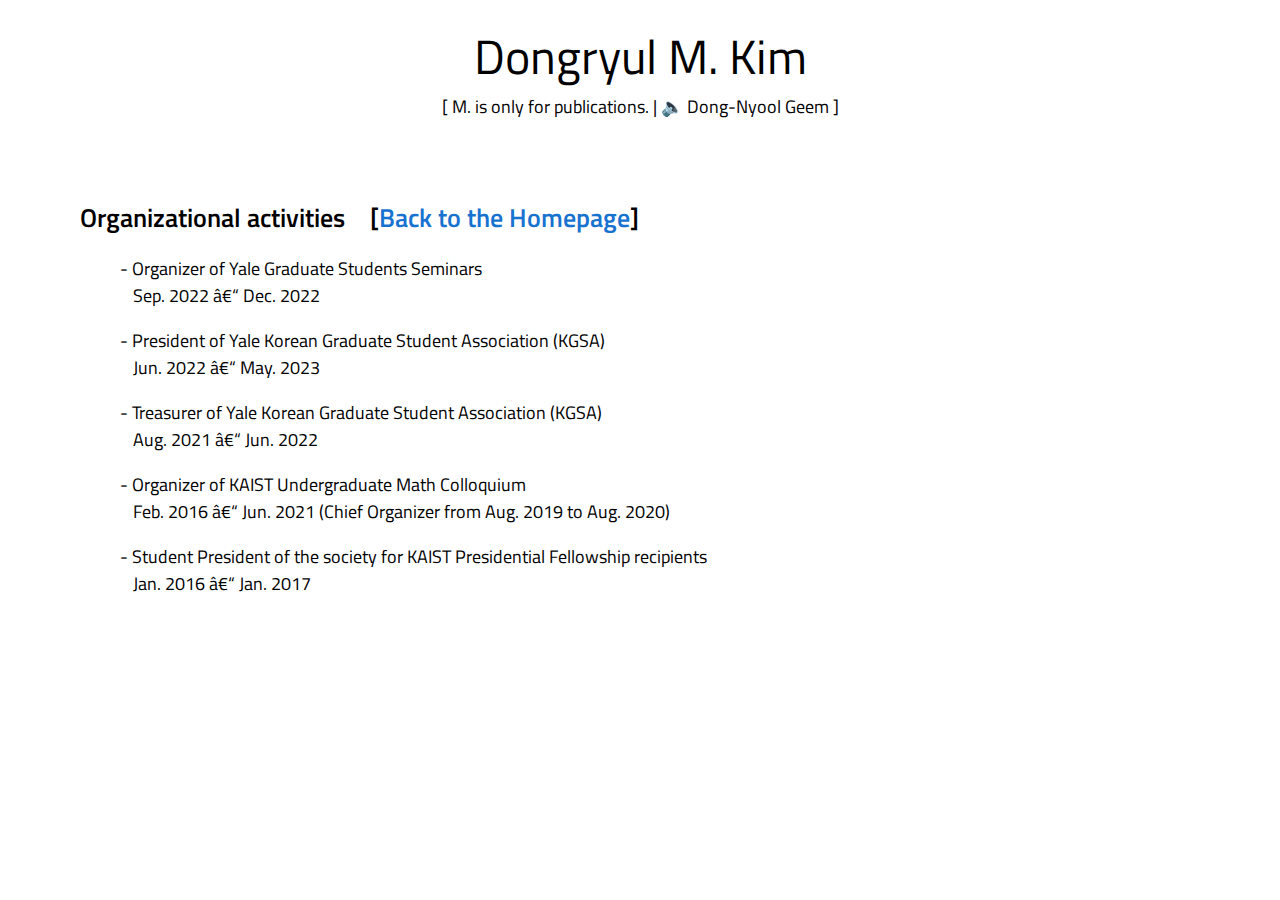
<file: organizational.html>
<!DOCTYPE html>
<html>
<head>
  <meta name="generator" content="HTML Tidy">

  <!--<meta http-equiv="Content-Type" content="text/html; charset=UTF-8">-->

  <title>Dongryul M. Kim</title>

  <link rel="canonical" href="https://dongryulkim.github.io/">


  <meta name="author" content="Dongryul Kim">
  <meta name="viewport" content="width=device-width, initial-scale=1">

  <link href="stylesheet.css" rel="stylesheet" type="text/css"></link>
  <link href="https://fonts.googleapis.com/css?family=Titillium+Web:400,600,400italic,600italic,300,300italic" rel="stylesheet" type="text/css"></link>
  <meta name="HandheldFriendly" content="True">
  <meta name="MobileOptimized" content="320">
</head>
<body>

  <table width="1200" border="0" align="center" cellspacing="0" cellpadding="20">
    <tr>
      <td align="center">
              <font size="7">Dongryul M. Kim</font>
              <br>[ <!--&#x1F1F0;&#x1F1F7; 김동률, -->M. is only for publications. | &#x1F508; Dong-Nyool Geem ]

      </td>
    </tr>
    <tr>
        <td>
          <table width="100%" align="center" border="0" cellspacing="0" cellpadding="20">
            <tr style="vertical-align: top;">
              <td width="67%" valign="top">
                  <p>
                  <sectionheading>Organizational activities &ensp; [<a href="index.html">Back to the Homepage</a>]</sectionheading>
                  
                  <dl>
                    <dd><p>
                      - Organizer of Yale Graduate Students Seminars
                      <br>&ensp; Sep. 2022 – Dec. 2022 
                    </p></dd>
                    <dd><p>
                      - President of Yale Korean Graduate Student Association (KGSA)
                      <br>&ensp; Jun. 2022 – May. 2023
                    </p></dd>
                    <dd><p>
                      - Treasurer of Yale Korean Graduate Student Association (KGSA)
                      <br>&ensp; Aug. 2021 – Jun. 2022
                    </p></dd>
                    <dd><p>
                      - Organizer of KAIST Undergraduate Math Colloquium
                      <br>&ensp; Feb. 2016 – Jun. 2021 (Chief Organizer from Aug. 2019 to Aug. 2020)
                    </p></dd>
                    <dd><p>
                      - Student President of the society for KAIST Presidential Fellowship recipients
                      <br>&ensp; Jan. 2016 – Jan. 2017
                    </p></dd>
                  </dl>
              </p>
                </td>
                <!--
                <td width="100%" style="vertical-align: top;">
                  <img src="images/profile_studio.jpg" width="85%">
                  <br>
                  <br><font size="-0.5" color="#808080">
                    &emsp; When life gives you lemonade,
                  <br>&emsp; Make lemons.
                  <br>&emsp; Life will be all like 'what?!'
                  <br>&emsp;  -- Phil Dunphy @ Modern family</font>
                </td>
              -->
                </tr>
                
          </table>

        </td>
    </tr>
</table>
</body>
</html>
</file>
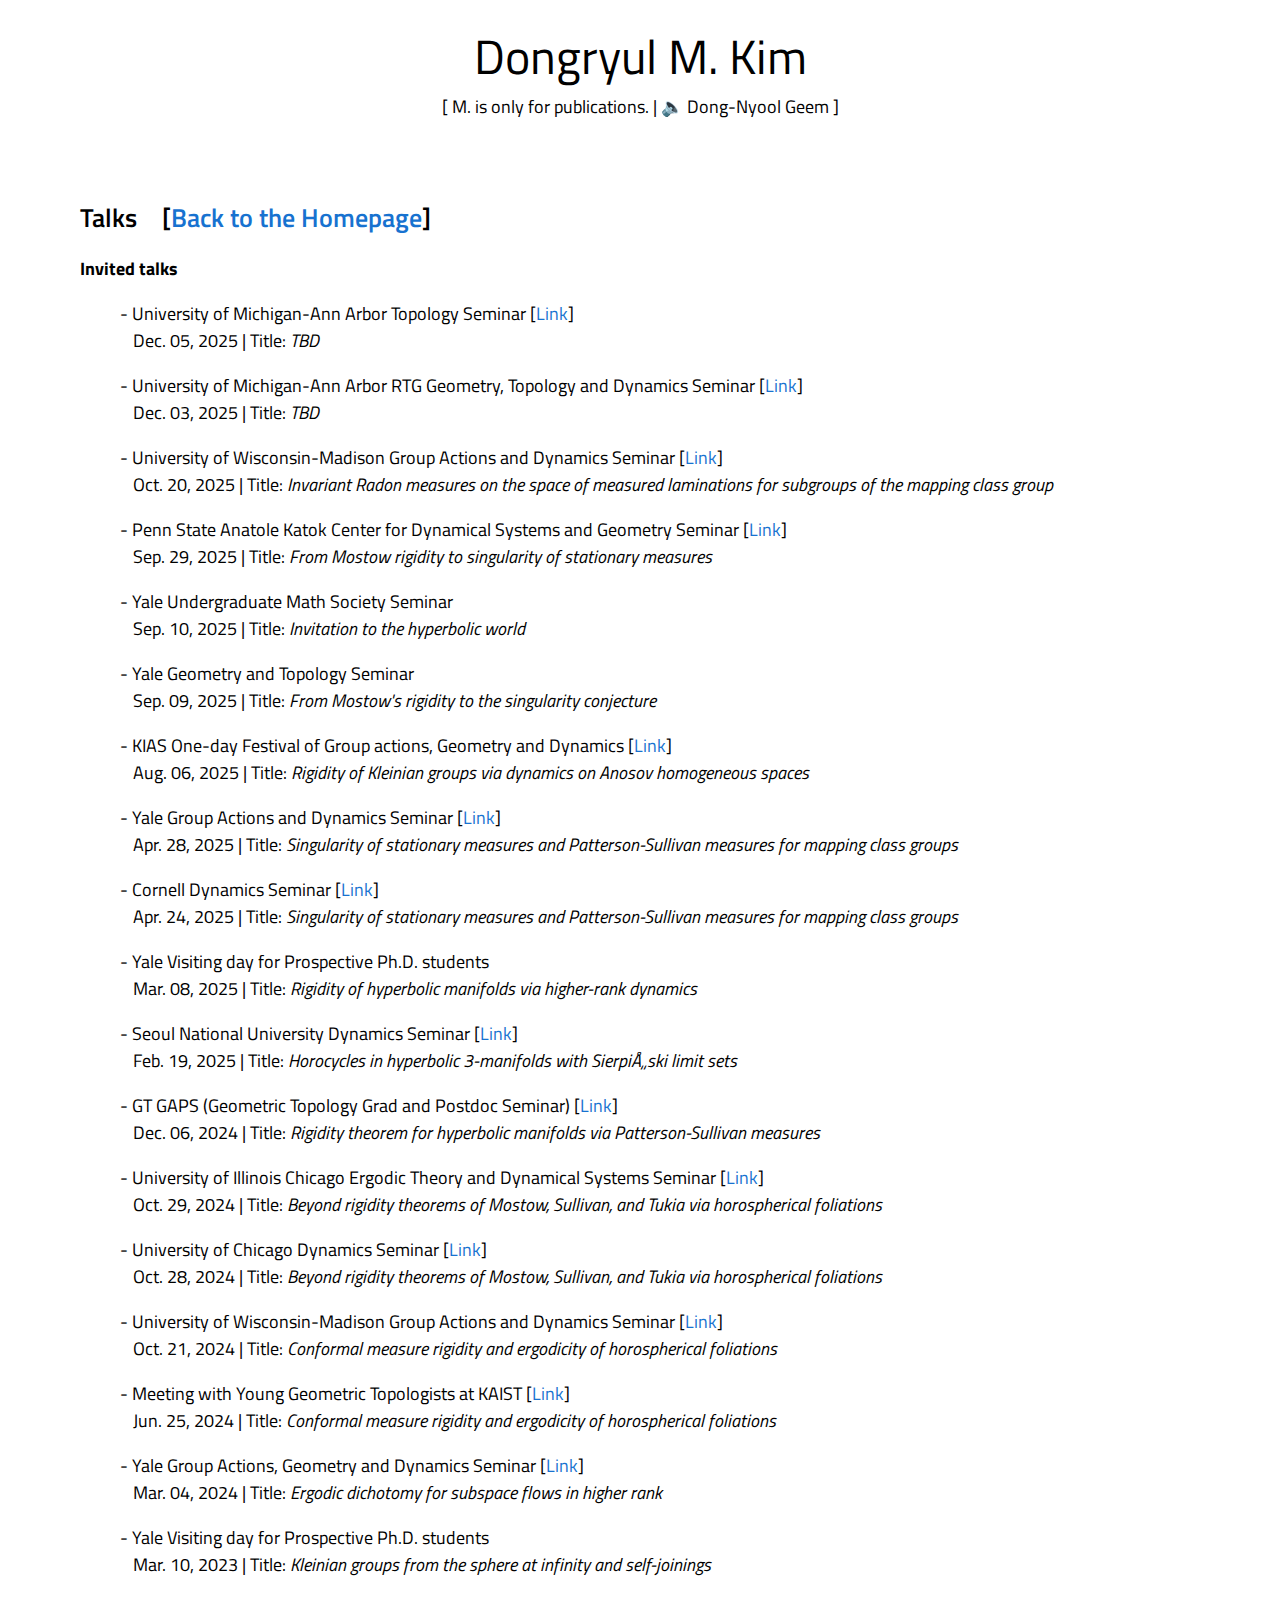
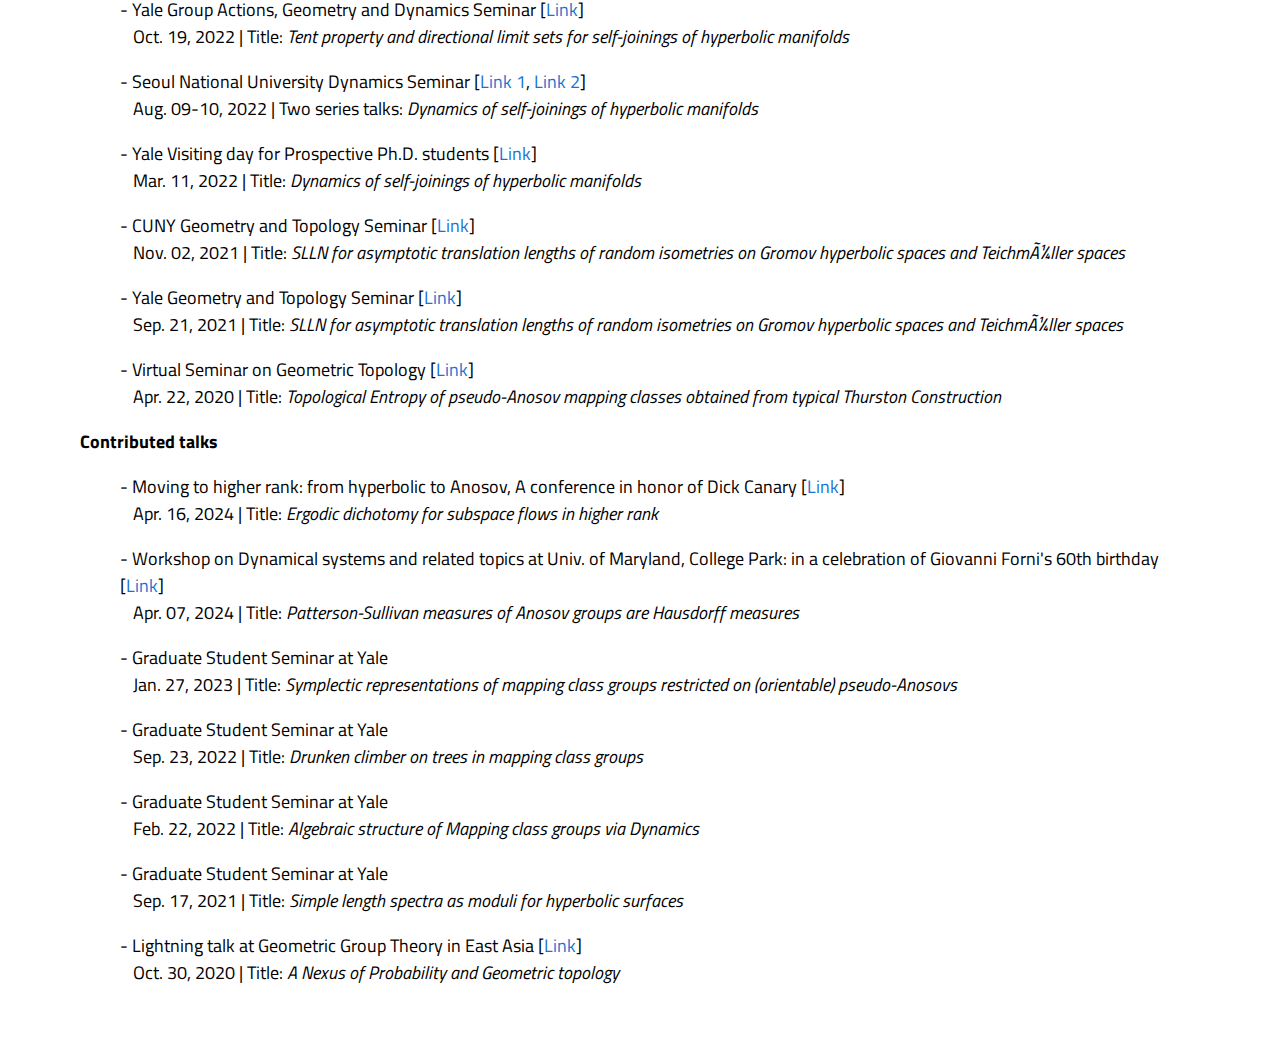
<file: talks.html>
<!DOCTYPE html>
<html>
<head>
  <meta name="generator" content="HTML Tidy">

  <!--<meta http-equiv="Content-Type" content="text/html; charset=UTF-8">-->

  <title>Dongryul M. Kim</title>

  <link rel="canonical" href="https://dongryulkim.github.io/">


  <meta name="author" content="Dongryul Kim">
  <meta name="viewport" content="width=device-width, initial-scale=1">

  <link href="stylesheet.css" rel="stylesheet" type="text/css"></link>
  <link href="https://fonts.googleapis.com/css?family=Titillium+Web:400,600,400italic,600italic,300,300italic" rel="stylesheet" type="text/css"></link>
  <meta name="HandheldFriendly" content="True">
  <meta name="MobileOptimized" content="320">
</head>
<body>

  <table width="1200" border="0" align="center" cellspacing="0" cellpadding="20">
    <tr>
      <td align="center">
              <font size="7">Dongryul M. Kim</font>
              <br>[ <!--&#x1F1F0;&#x1F1F7; 김동률, -->M. is only for publications. | &#x1F508; Dong-Nyool Geem ]

      </td>
    </tr>
    <tr>
        <td>
          <table width="100%" align="center" border="0" cellspacing="0" cellpadding="20">
            <tr style="vertical-align: top;">
              <td width="67%" valign="top">
                  <p>
                  <sectionheading>Talks &ensp; [<a href="index.html">Back to the Homepage</a>]</sectionheading>
                  
                  <dl>
                    <dt><b>Invited talks</b></dt>

                    <dd><p>- University of Michigan-Ann Arbor Topology Seminar [<A HREF="https://lsa.umich.edu/math/news-events/all-events.detail.html/140584-21887375.html" target="_blank">Link</A>]
                      <br>&ensp; Dec. 05, 2025 | Title:  <em>TBD</em>
                      </p>
                    </dd>

                    <dd><p>- University of Michigan-Ann Arbor RTG Geometry, Topology and Dynamics Seminar [<A HREF="https://lsa.umich.edu/math/news-events/all-events.detail.html/140579-21887367.html" target="_blank">Link</A>]
                      <br>&ensp; Dec. 03, 2025 | Title:  <em>TBD</em>
                      </p>
                    </dd>

                    <dd><p>- University of Wisconsin-Madison Group Actions and Dynamics Seminar [<A HREF="https://wiki.math.wisc.edu/index.php/Group_Actions_and_Dynamics_Seminar" target="_blank">Link</A>]
                      <br>&ensp; Oct. 20, 2025 | Title:  <em>Invariant Radon measures on the space of measured laminations for subgroups of the mapping class group</em>
                      </p>
                    </dd>


                    <dd><p>- Penn State Anatole Katok Center for Dynamical Systems and Geometry Seminar [<A HREF="https://math-cal.cloud.science.psu.edu/events/80618" target="_blank">Link</A>]
                      <br>&ensp; Sep. 29, 2025 | Title:  <em>From Mostow rigidity to singularity of stationary measures</em>
                      </p>
                    </dd>




                    <dd><p>- Yale Undergraduate Math Society Seminar 
                      <br>&ensp; Sep. 10, 2025 | Title:  <em>Invitation to the hyperbolic world</em>
                      </p>
                    </dd>


                    <dd><p>- Yale Geometry and Topology Seminar 
                      <br>&ensp; Sep. 09, 2025 | Title: <em>From Mostow's rigidity to the singularity conjecture</em> 
                      </p>
                    </dd>



                    <dd><p>- KIAS One-day Festival of Group actions, Geometry and Dynamics [<A HREF="https://sites.google.com/view/ggdfestival2025/" target="_blank">Link</A>]
                      <br>&ensp; Aug. 06, 2025 | Title: <em>Rigidity of Kleinian groups via dynamics on Anosov homogeneous spaces</em>
                      </p>
                    </dd>

                    <dd><p>- Yale Group Actions and Dynamics Seminar [<A HREF="https://math.yale.edu/event/singularity-stationary-measures-and-patterson-sullivan-measures-mapping-class-groups" target="_blank">Link</A>]
                      <br>&ensp; Apr. 28, 2025 | Title: <em>Singularity of stationary measures and Patterson-Sullivan measures for mapping class groups</em>
                      </p>
                    </dd>

                    <dd><p>- Cornell Dynamics Seminar [<A HREF="https://pi.math.cornell.edu/m/node/11596" target="_blank">Link</A>]
                      <br>&ensp; Apr. 24, 2025 | Title: <em>Singularity of stationary measures and Patterson-Sullivan measures for mapping class groups</em>
                      </p>
                    </dd>


                    <dd><p>- Yale Visiting day for Prospective Ph.D. students
                      <br>&ensp; Mar. 08, 2025 | Title: <em>Rigidity of hyperbolic manifolds via higher-rank dynamics</em>
                      </p>
                    </dd>

                    <dd><p>- Seoul National University Dynamics Seminar [<A HREF="https://www.math.snu.ac.kr/bbs/board.php?bo_table=Math_Seminar&wr_id=39634&year=2025&month=2&day=20" target="_blank">Link</A>]
                      <br>&ensp; Feb. 19, 2025 | Title: <em>Horocycles in hyperbolic 3-manifolds with Sierpiński limit sets</em>
                      </p>
                    </dd>

                    <dd><p>- GT GAPS (Geometric Topology Grad and Postdoc Seminar) [<A HREF="https://www.math.toronto.edu/vivianhe/GT-GAPS.html" target="_blank">Link</A>]
                      <br>&ensp; Dec. 06, 2024 | Title: <em>Rigidity theorem for hyperbolic manifolds via Patterson-Sullivan measures</em>
                      </p>
                    </dd>

                    <dd><p>- University of Illinois Chicago Ergodic Theory and Dynamical Systems Seminar [<A HREF="https://mscs.uic.edu/events/dynamics-seminar-tba-by-dongryul-kim/" target="_blank">Link</A>]
                      <br>&ensp; Oct. 29, 2024 | Title: <em>Beyond rigidity theorems of Mostow, Sullivan, and Tukia via horospherical foliations</em>
                      </p>
                    </dd>


                    <dd><p>- University of Chicago Dynamics Seminar [<A HREF="https://math.uchicago.edu/~dynamics/" target="_blank">Link</A>]
                      <br>&ensp; Oct. 28, 2024 | Title: <em>Beyond rigidity theorems of Mostow, Sullivan, and Tukia via horospherical foliations</em>
                      </p>
                    </dd>


                    <dd><p>- University of Wisconsin-Madison Group Actions and Dynamics Seminar [<A HREF="https://wiki.math.wisc.edu/index.php/Group_Actions_and_Dynamics_Seminar" target="_blank">Link</A>]
                      <br>&ensp; Oct. 21, 2024 | Title:  <em>Conformal measure rigidity and ergodicity of horospherical foliations</em>
                      </p>
                    </dd>


                    <dd><p>- Meeting with Young Geometric Topologists at KAIST [<A HREF="https://sites.google.com/site/hrbaik85/workshop-and-conferences-at-kaist/yggt-at-kaist?authuser=0" target="_blank">Link</A>]
                      <br>&ensp; Jun. 25, 2024 | Title: <em>Conformal measure rigidity and ergodicity of horospherical foliations</em>
                      </p>
                    </dd>
                    <dd><p>- Yale Group Actions, Geometry and Dynamics Seminar [<A HREF="https://math.yale.edu/event/ergodic-dichotomy-subspace-flows-higher-rank" target="_blank">Link</A>]
                      <br>&ensp; Mar. 04, 2024 | Title: <em>Ergodic dichotomy for subspace flows in higher rank</em>
                      </p>
                    </dd>
                    <dd><p>- Yale Visiting day for Prospective Ph.D. students
                      <br>&ensp; Mar. 10, 2023 | Title: <em>Kleinian groups from the sphere at infinity and self-joinings</em>
                      </p>
                    </dd>
                    <dd><p>- Yale Group Actions, Geometry and Dynamics Seminar [<A HREF="https://math.yale.edu/event/tent-property-and-directional-limit-sets-self-joinings-hyperbolic-manifolds" target="_blank">Link</A>]
                      <br>&ensp; Oct. 19, 2022 | Title: <em>Tent property and directional limit sets for self-joinings of hyperbolic manifolds</em>
                      </p>
                    </dd>
                    <dd><p>- Seoul National University Dynamics Seminar [<A HREF="http://www.math.snu.ac.kr/board/index.php?mid=seminar_detail&uid=59152" target="_blank">Link 1</A>, <A HREF="http://www.math.snu.ac.kr/board/index.php?mid=seminar_detail&uid=59153" target="_blank">Link 2</A>]
                      <br>&ensp; Aug. 09-10, 2022 | Two series talks: <em>Dynamics of self-joinings of hyperbolic manifolds</em>
                      </p>
                    </dd>
                    <dd><p>- Yale Visiting day for Prospective Ph.D. students [<A HREF="https://math.yale.edu/event/dynamics-self-joinings-hyperbolic-manifolds" target="_blank">Link</A>]
                      <br>&ensp; Mar. 11, 2022 | Title: <em>Dynamics of self-joinings of hyperbolic manifolds</em>
                      </p>
                    </dd>
                    <dd><p>- CUNY Geometry and Topology Seminar [<A HREF="http://comet.lehman.cuny.edu/behrstock/seminar/F21/kim.html" target="_blank">Link</A>]
                      <br>&ensp; Nov. 02, 2021 | Title: <em>SLLN for asymptotic translation lengths of random isometries on Gromov hyperbolic spaces and Teichmüller spaces</em> 
                      </p>
                    </dd>
                    <dd><p>- Yale Geometry and Topology Seminar [<A HREF="https://math.yale.edu/event/slln-asymptotic-translation-lengths-random-isometries-gromov-hyperbolic-spaces-and-teichmuller" target="_blank">Link</A>]
                      <br>&ensp; Sep. 21, 2021 | Title: <em>SLLN for asymptotic translation lengths of random isometries on Gromov hyperbolic spaces and Teichmüller spaces</em> 
                      </p>
                    </dd>
                    <dd><p>- Virtual Seminar on Geometric Topology [<A HREF="https://sites.google.com/view/visgat" target="_blank">Link</A>]
                      <br>&ensp; Apr. 22, 2020 | Title: <em>Topological Entropy of pseudo-Anosov mapping classes obtained from typical Thurston Construction</em>
                      </p>
                    </dd>


                  <dt><b>Contributed talks</b></dt>
                  <dd><p>- Moving to higher rank: from hyperbolic to Anosov, A conference in honor of Dick Canary [<A HREF="https://sites.google.com/wesleyan.edu/canaryfest-6-2/home?authuser=0" target="_blank">Link</A>]
                    <br>&ensp; Apr. 16, 2024 | Title: <em>Ergodic dichotomy for subspace flows in higher rank</em>
                    </p>
                  </dd>
                  <dd><p>- Workshop on Dynamical systems and related topics at Univ. of Maryland, College Park: in a celebration of Giovanni Forni's 60th birthday [<A HREF="https://www-math.umd.edu/dynamics-conference/general-information.html" target="_blank">Link</A>]
                    <br>&ensp; Apr. 07, 2024 | Title: <em>Patterson-Sullivan measures of Anosov groups are Hausdorff measures</em>
                    </p>
                  </dd>
                  <dd><p>- Graduate Student Seminar at Yale
                    <br>&ensp; Jan. 27, 2023 | Title: <em>Symplectic representations of mapping class groups restricted on (orientable) pseudo-Anosovs</em>
                    </p>
                  </dd>
                  <dd><p>- Graduate Student Seminar at Yale
                    <br>&ensp; Sep. 23, 2022 | Title: <em>Drunken climber on trees in mapping class groups</em>
                    </p>
                  </dd>
                    <dd><p>- Graduate Student Seminar at Yale
                      <br>&ensp; Feb. 22, 2022 | Title: <em>Algebraic structure of Mapping class groups via Dynamics</em>
                      </p>
                    </dd>
                    <dd><p>- Graduate Student Seminar at Yale
                      <br>&ensp; Sep. 17, 2021 | Title: <em>Simple length spectra as moduli for hyperbolic surfaces</em>
                      </p>
                    </dd>
                    <dd><p>- Lightning talk at Geometric Group Theory in East Asia [<A HREF="https://www.math.toronto.edu/yqing/GGTEA.html?fbclid=IwAR3Hfg_ipknR89UQDZFWuIVpi-e9bpVMdaFjFc3ehd0VW5ZjdUM88kjOmec" target="_blank">Link</A>]
                      <br>&ensp; Oct. 30, 2020 | Title: <em>A Nexus of Probability and Geometric topology</em>
                      </p>
                    </dd>
                  </dl>
              </p>
              <!--
                </td>
                <td width="100%" style="vertical-align: top;">
                  <img src="images/profile.jpg" width="85%">
                  <br>
                  <br><font size="-0.5" color="#808080"><i>
                    &emsp; And the end of all our exploring
                  <br>&emsp; Will be to arrive where we started
                  <br>&emsp; And know the place for the first time</i>
                  <br>&emsp;  - from Little Gidding by T.S. Eliot</font>
                </td>
                </tr>
                
          </table>-->
          </td>
          </tr>
          </table>

        </td>
    </tr>
</table>
</body>
</html>
</file>
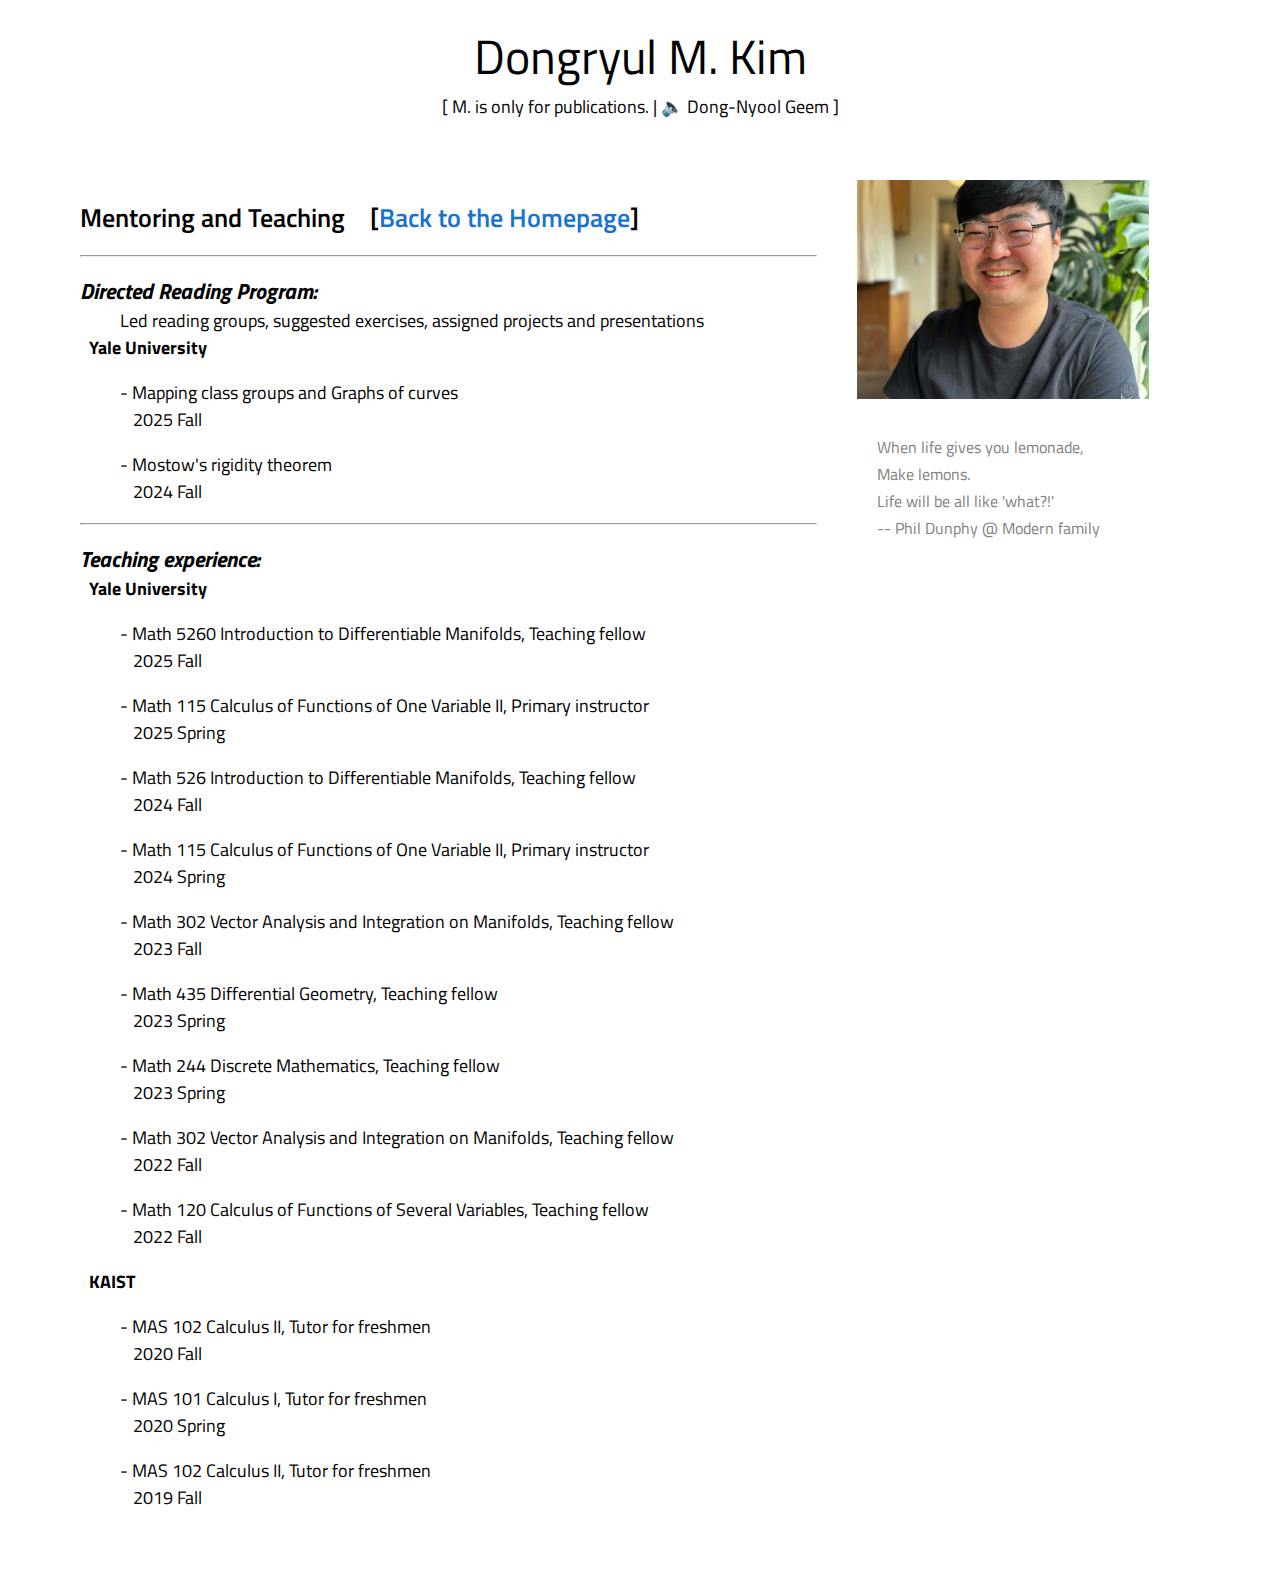
<file: teaching.html>
<!DOCTYPE html>
<html>
<head>
  <meta name="generator" content="HTML Tidy">

  <!--<meta http-equiv="Content-Type" content="text/html; charset=UTF-8">-->

  <title>Dongryul M. Kim</title>

  <link rel="canonical" href="https://dongryulkim.github.io/">


  <meta name="author" content="Dongryul Kim">
  <meta name="viewport" content="width=device-width, initial-scale=1">

  <link href="stylesheet.css" rel="stylesheet" type="text/css"></link>
  <link href="https://fonts.googleapis.com/css?family=Titillium+Web:400,600,400italic,600italic,300,300italic" rel="stylesheet" type="text/css"></link>
  <meta name="HandheldFriendly" content="True">
  <meta name="MobileOptimized" content="320">
</head>
<body>

  <table width="1200" border="0" align="center" cellspacing="0" cellpadding="20">
    <tr>
      <td align="center">
              <font size="7">Dongryul M. Kim</font>
              <br>[ <!--&#x1F1F0;&#x1F1F7; 김동률, -->M. is only for publications. | &#x1F508; Dong-Nyool Geem ]
      </td>
    </tr>
    <tr>
        <td>
          <table width="100%" align="center" border="0" cellspacing="0" cellpadding="20">
            <tr style="vertical-align: top;">
              <td width="67%" valign="top">
                  <p>
                  <sectionheading>Mentoring and Teaching &ensp; [<a href="index.html">Back to the Homepage</a>]</sectionheading>
                  
                  <hr>

                  <dl>
                    <dt><font style="font-size:larger"><em><b>Directed Reading Program:</b></em></font></dt>
                    <dd>Led reading groups, suggested exercises, assigned projects and presentations</dd>
                    <dt>&ensp;<b>Yale University</b></dt>
                    <dd><p>
                      - Mapping class groups and Graphs of curves
                      <br>&ensp; 2025 Fall
                    </p></dd>
                    <dd><p>
                      - Mostow's rigidity theorem
                      <br>&ensp; 2024 Fall
                    </p></dd>
                    </dl>
                <hr>

                  <dl>
                    <dt><font style="font-size:larger"><em><b>Teaching experience:</b></em></font></dt>
                    <dt>&ensp;<b>Yale University</b></dt>
                    <dd><p>
                      - Math 5260 Introduction to Differentiable Manifolds, Teaching fellow
                      <br>&ensp; 2025 Fall
                    </p></dd>
                    <dd><p>
                      - Math 115 Calculus of Functions of One Variable II, Primary instructor
                      <br>&ensp; 2025 Spring
                    </p></dd>
                    <dd><p>
                      - Math 526 Introduction to Differentiable Manifolds, Teaching fellow
                      <br>&ensp; 2024 Fall
                    </p></dd>
                    <dd><p>
                      - Math 115 Calculus of Functions of One Variable II, Primary instructor
                      <br>&ensp; 2024 Spring
                    </p></dd>
                    <dd><p>
                      - Math 302 Vector Analysis and Integration on Manifolds, Teaching fellow
                      <br>&ensp; 2023 Fall
                    </p></dd>
                    <dd><p>
                      - Math 435 Differential Geometry, Teaching fellow
                      <br>&ensp; 2023 Spring
                    </p></dd>
                    <dd><p>
                      - Math 244 Discrete Mathematics, Teaching fellow
                      <br>&ensp; 2023 Spring
                    </p></dd>
                    <dd><p>
                      - Math 302 Vector Analysis and Integration on Manifolds, Teaching fellow
                      <br>&ensp; 2022 Fall
                    </p></dd>
                    <dd><p>
                      - Math 120 Calculus of Functions of Several Variables, Teaching fellow
                      <br>&ensp; 2022 Fall
                    </p></dd>


                  <dt>&ensp;<b>KAIST</b></dt>
                    <dd><p>- MAS 102 Calculus II, Tutor for freshmen
                      <br>&ensp; 2020 Fall
                      </p>
                    </dd>
                    <dd><p>- MAS 101 Calculus I, Tutor for freshmen
                      <br>&ensp; 2020 Spring
                      </p>
                    </dd>
                    <dd><p>- MAS 102 Calculus II, Tutor for freshmen
                      <br>&ensp; 2019 Fall
                      </p>
                    </dd>
                  </dl>
              </p>
                </td>
                <td width="100%" style="vertical-align: top;">
                  <img src="images/profile_sokcho.jpeg" width="85%">
                  <br>
                  <br><font size="-0.5" color="#808080">
                    &emsp; When life gives you lemonade,
                  <br>&emsp; Make lemons.
                  <br>&emsp; Life will be all like 'what?!'
                  <br>&emsp;  -- Phil Dunphy @ Modern family</font>
                </td>
                </tr>
                
          </table>

        </td>
    </tr>
</table>
</body>
</html>
</file>
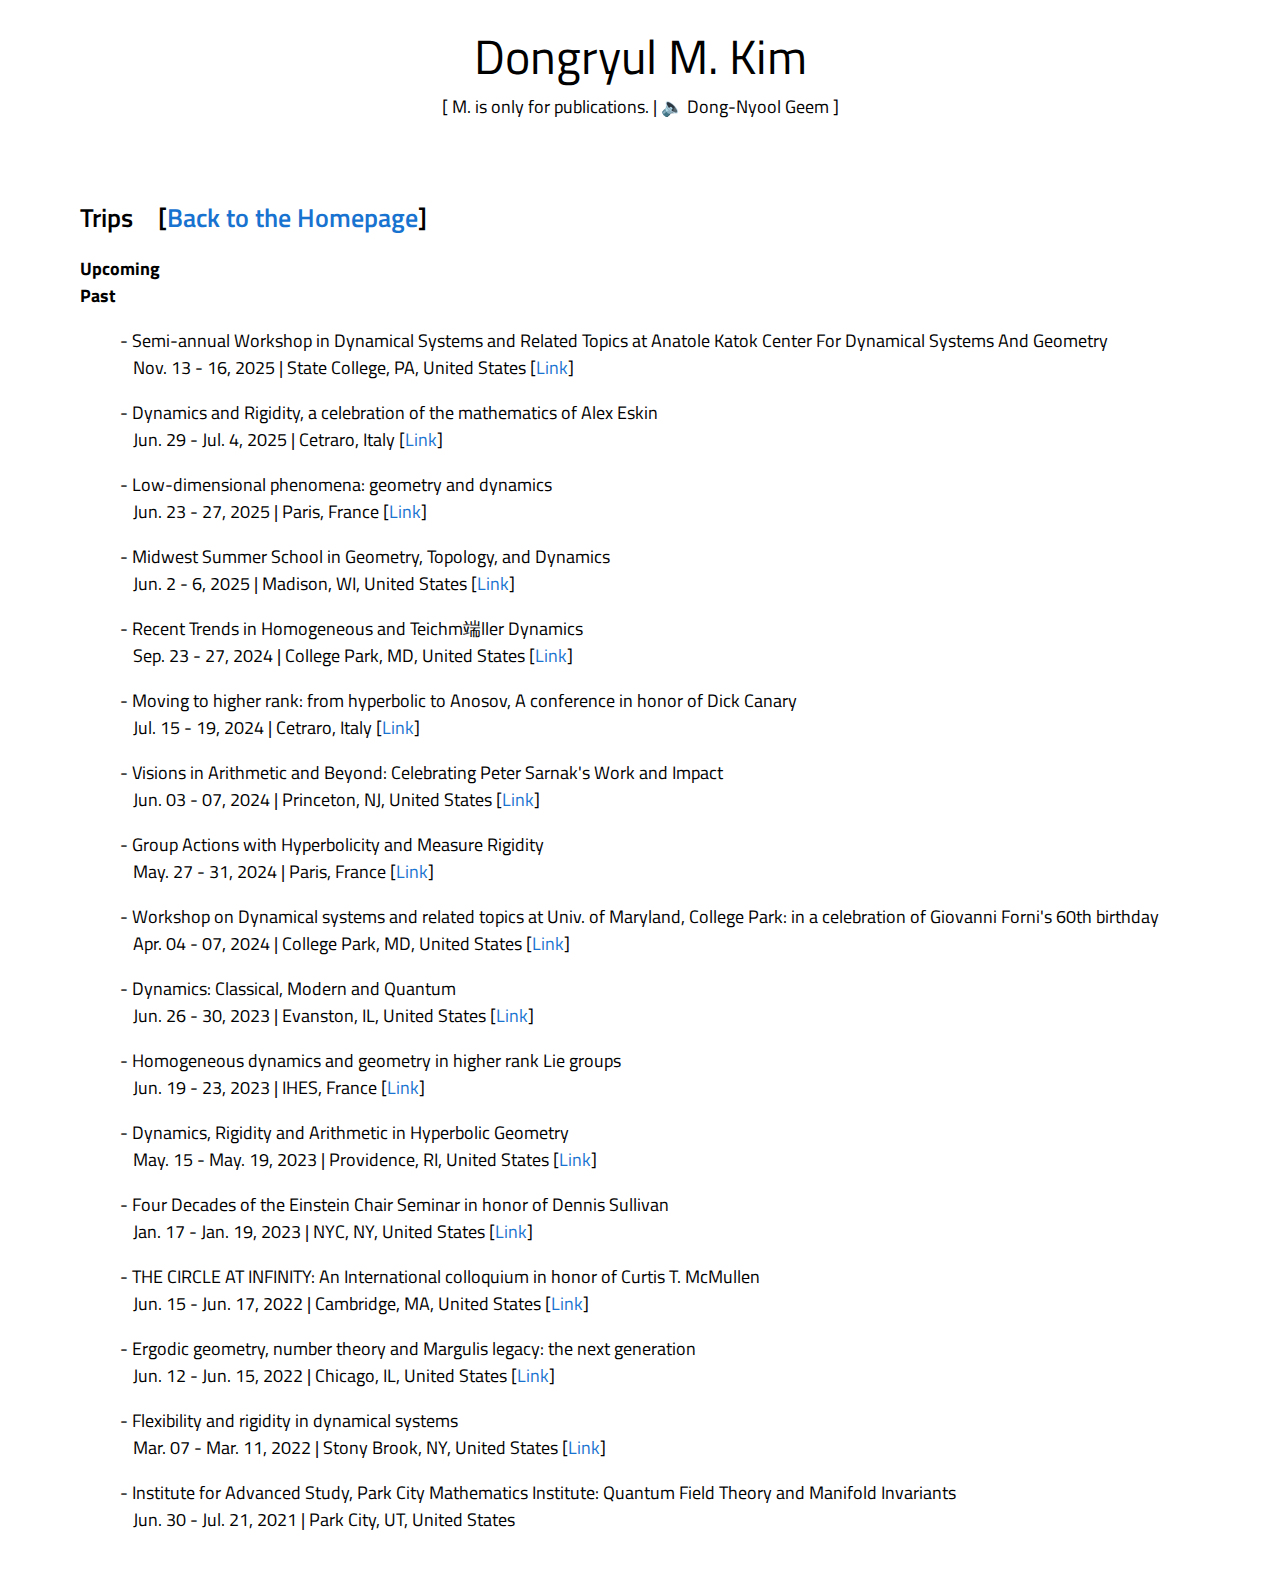
<file: trips.html>
<!DOCTYPE html>
<html>
<head>
  <meta name="generator" content="HTML Tidy">

  <!--<meta http-equiv="Content-Type" content="text/html; charset=UTF-8">-->

  <title>Dongryul M. Kim</title>

  <link rel="canonical" href="https://dongryulkim.github.io/">


  <meta name="author" content="Dongryul Kim">
  <meta name="viewport" content="width=device-width, initial-scale=1">

  <link href="stylesheet.css" rel="stylesheet" type="text/css"></link>
  <link href="https://fonts.googleapis.com/css?family=Titillium+Web:400,600,400italic,600italic,300,300italic" rel="stylesheet" type="text/css"></link>
  <meta name="HandheldFriendly" content="True">
  <meta name="MobileOptimized" content="320">
</head>
<body>

  <table width="1200" border="0" align="center" cellspacing="0" cellpadding="20">
    <tr>
      <td align="center">
              <font size="7">Dongryul M. Kim</font>
              <br>[ <!--&#x1F1F0;&#x1F1F7; 김동률, -->M. is only for publications. | &#x1F508; Dong-Nyool Geem ]

      </td>
    </tr>
    <tr>
        <td>
          
          <table width="100%" align="center" border="0" cellspacing="0" cellpadding="20">
            <tr style="vertical-align: top;">
              <td width="67%" valign="top">
                  <p>
                  <sectionheading>Trips &ensp; [<a href="index.html">Back to the Homepage</a>]</sectionheading>
                  
                  <dl>
                    <dt><b>Upcoming</b></dt>
                    
                    

                  <dt><b>Past</b></dt>

                  <dd><p>- Semi-annual Workshop in Dynamical Systems and Related Topics at Anatole Katok Center For Dynamical Systems And Geometry
                    <br>&ensp; Nov. 13 - 16, 2025 | State College, PA, United States</em> [<A HREF="https://science.psu.edu/math/research/dynsys/workshop" target="_blank">Link</A>]
                    </p>
                  </dd>

                  <dd><p>- Dynamics and Rigidity, a celebration of the mathematics of Alex Eskin
                    <br>&ensp; Jun. 29 - Jul. 4, 2025 | Cetraro, Italy</em> [<A HREF="https://sites.google.com/view/eskin2025/home?authuser=0" target="_blank">Link</A>]
                    </p>
                  </dd>

                  <dd><p>- Low-dimensional phenomena: geometry and dynamics
                    <br>&ensp; Jun. 23 - 27, 2025 | Paris, France</em> [<A HREF="https://indico.math.cnrs.fr/event/11570/" target="_blank">Link</A>]
                    </p>
                  </dd>

                  <dd><p>- Midwest Summer School in Geometry, Topology, and Dynamics
                    <br>&ensp; Jun. 2 - 6, 2025 | Madison, WI, United States</em> [<A HREF="https://dynamicsrtg.math.wisc.edu/midwest-summer-school-in-geometry-topology-and-dynamics/" target="_blank">Link</A>]
                    </p>
                  </dd>

                  <dd><p>- Recent Trends in Homogeneous and Teichmüller Dynamics
                    <br>&ensp; Sep. 23 - 27, 2024 | College Park, MD, United States</em> [<A HREF="https://brinmrc.umd.edu/programs/workshops/fall24/fall24-workshop-teichmuller.html" target="_blank">Link</A>]
                    </p>
                  </dd>
                  
                  <dd><p>- Moving to higher rank: from hyperbolic to Anosov, A conference in honor of Dick Canary 
                    <br>&ensp; Jul. 15 - 19, 2024 | Cetraro, Italy</em> [<A HREF="https://sites.google.com/wesleyan.edu/canaryfest-6-2/home?authuser=0" target="_blank">Link</A>]
                    </p>
                  </dd>

                  <dd><p>- Visions in Arithmetic and Beyond: Celebrating Peter Sarnak's Work and Impact 
                    <br>&ensp; Jun. 03 - 07, 2024 | Princeton, NJ, United States</em> [<A HREF="https://www.ias.edu/math/events/visions-in-arithmetic-and-beyond" target="_blank">Link</A>]
                    </p>
                  </dd>
                  <dd><p>- Group Actions with Hyperbolicity and Measure Rigidity 
                    <br>&ensp; May. 27 - 31, 2024 | Paris, France</em> [<A HREF="https://indico.math.cnrs.fr/event/9045/" target="_blank">Link</A>]
                    </p>
                  </dd>
                  <dd><p>- Workshop on Dynamical systems and related topics at Univ. of Maryland, College Park: in a celebration of Giovanni Forni's 60th birthday 
                    <br>&ensp; Apr. 04 - 07, 2024 | College Park, MD, United States</em> [<A HREF="https://www-math.umd.edu/dynamics-conference/general-information.html" target="_blank">Link</A>]
                    </p>
                  </dd>
                    <dd><p>- Dynamics: Classical, Modern and Quantum 
                      <br>&ensp; Jun. 26 - 30, 2023 | Evanston, IL, United States</em> [<A HREF="https://sites.northwestern.edu/dynamicsrtg/summer-school-2023/" target="_blank">Link</A>]
                      </p>
                    </dd>
                    <dd><p>- Homogeneous dynamics and geometry in higher rank Lie groups 
                      <br>&ensp; Jun. 19 - 23, 2023 | IHES, France</em> [<A HREF="https://indico.math.cnrs.fr/event/8759/" target="_blank">Link</A>]
                      </p>
                    </dd>
                    <dd><p>- Dynamics, Rigidity and Arithmetic in Hyperbolic Geometry 
                      <br>&ensp; May. 15 - May. 19, 2023 | Providence, RI, United States</em> [<A HREF="https://icerm.brown.edu/topical_workshops/tw-23-drahg/" target="_blank">Link</A>]
                      </p>
                    </dd>
                    <dd><p>- Four Decades of the Einstein Chair Seminar in honor of Dennis Sullivan 
                      <br>&ensp; Jan. 17 - Jan. 19, 2023 | NYC, NY, United States</em> [<A HREF="https://einstein-chair.github.io/fourdecades/" target="_blank">Link</A>]
                      </p>
                    </dd>
                    <dd><p>- THE CIRCLE AT INFINITY: An International colloquium in honor of Curtis T. McMullen 
                      <br>&ensp; Jun. 15 - Jun. 17, 2022 | Cambridge, MA, United States</em> [<A HREF="https://www.math.harvard.edu/event/the-circle-at-infinity-a-celebration-of-the-mathematics-of-curtis-t-mcmullen/" target="_blank">Link</A>]
                      </p>
                    </dd>
                    <dd><p>- Ergodic geometry, number theory and Margulis legacy: the next generation 
                      <br>&ensp; Jun. 12 - Jun. 15, 2022 | Chicago, IL, United States</em> [<A HREF="https://margulis75.sciencesconf.org/" target="_blank">Link</A>]
                      </p>
                    </dd>
                    <dd><p>- Flexibility and rigidity in dynamical systems 
                      <br>&ensp; Mar. 07 - Mar. 11, 2022 | Stony Brook, NY, United States</em> [<A HREF="http://scgp.stonybrook.edu/archives/33724" target="_blank">Link</A>]
                      </p>
                    </dd>
                    <dd><p>- Institute for Advanced Study, Park City Mathematics Institute: Quantum Field Theory and Manifold Invariants
                      <br>&ensp; Jun. 30 - Jul. 21, 2021 | Park City, UT, United States</em>
                      </p>
                    </dd>
                  </dl>
              </p>
              <!--
                </td>
                <td width="100%" style="vertical-align: top;">
                  <img src="images/profile.jpg" width="85%">
                  <br>
                  <br><font size="-0.5" color="#808080"><i>
                    &emsp; And the end of all our exploring
                  <br>&emsp; Will be to arrive where we started
                  <br>&emsp; And know the place for the first time</i>
                  <br>&emsp;  - from Little Gidding by T.S. Eliot</font>
                </td>
                </tr>
                
          </table>-->
          </td>
          </tr>
          </table>

        </td>
    </tr>
</table>
</body>
</html>
</file>
<file: stylesheet.css>
/* Design Credits: Jon Barron and Abhishek Kar and Saurabh Gupta*/
  a {
  color: #1772d0;
  text-decoration:none;
  }
  a:focus, a:hover {
  color: #f09228;
  text-decoration:none;
  }
  html {
    display: table;
    margin: auto;
  }
  body,td,th {
    font-family: 'Titillium Web', Verdana, Helvetica, sans-serif;
    font-size: 18px;
    font-weight: 400;
    min-width: 100px;
    max-width: 1200px;
    margin: 0 auto;
    display: table-cell;
    vertical-align: middle;
  }
  heading {
    font-family: 'Titillium Web', Verdana, Helvetica, sans-serif;
    font-size: 19px;
    font-weight: 1000
  }
  strong {
    font-family: 'Titillium Web', Verdana, Helvetica, sans-serif;
    font-size: 16px;
    font-weight: 800
  }
  strongred {
    font-family: 'Titillium Web', Verdana, Helvetica, sans-serif;
    color: 'red' ;
    font-size: 16px
  }
  sectionheading {
    font-family: 'Titillium Web', Verdana, Helvetica, sans-serif;
    font-size: 26px;
    font-weight: 600;
    align: center;
    margin: auto;
  }
  pageheading {
    font-family: 'Titillium Web', Verdana, Helvetica, sans-serif;
    font-size: 38px;
    font-weight: 400
  }
  .header {
    background-color: #f1f1f1;
    padding: 30px;
    text-align: center;
  }
  
  #navbar {
    overflow: hidden;
    background-color: rgb(99, 97, 97);
    margin: 0;
    padding: 0;
  }
  
  #navbar a {
    float: left;
    display: block;
    color: #f2f2f2;
    text-align: center;
    padding: 14px 16px;
    text-decoration: none;
    font-size: 17px;
  }
  
  #navbar a:hover {
    background-color: rgb(175, 175, 175);
    color: black;
  }
  
  #navbar a.active {
    background-color: #3e9dc9;
    color: white;
  }
  
  .content {
    padding: 16px;
  }
  
  .sticky {
    position: fixed;
    top: 0;
    width: 80%;
  }
  
  .sticky + .content {
    padding-top: 60px;
  }


.people{
  width: 90%;
  max-width: 840px;
  text-align: center;
  margin: auto;
  display: flex;
  flex-flow: row wrap; 
  /*justify-content: space-between;*/
}
.people p{
  text-align: center;

}

.person{
  width: 150px;
  text-align: center;
}

.person img{
  display: inline-block;
  width: 130px;
  margin: 5px auto;
  height: auto;
  border-radius: 50%;
}
</file>
